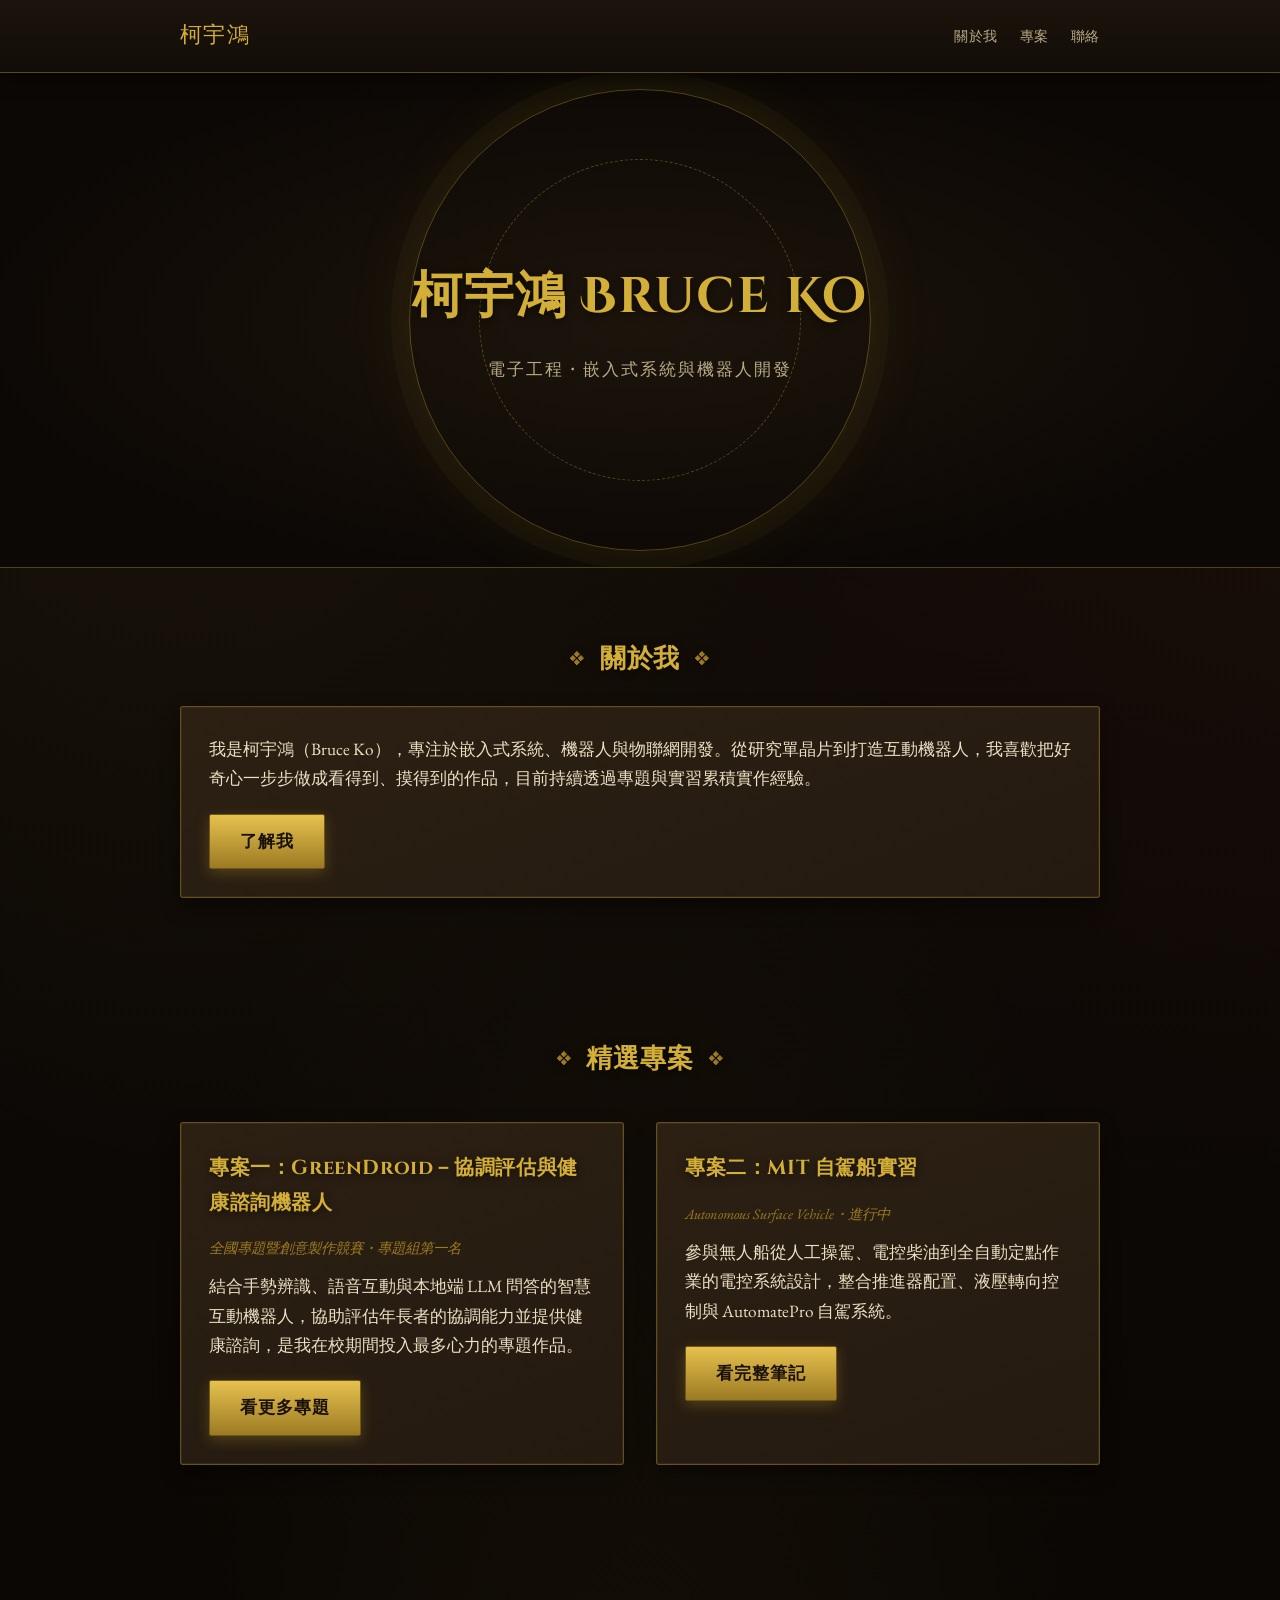
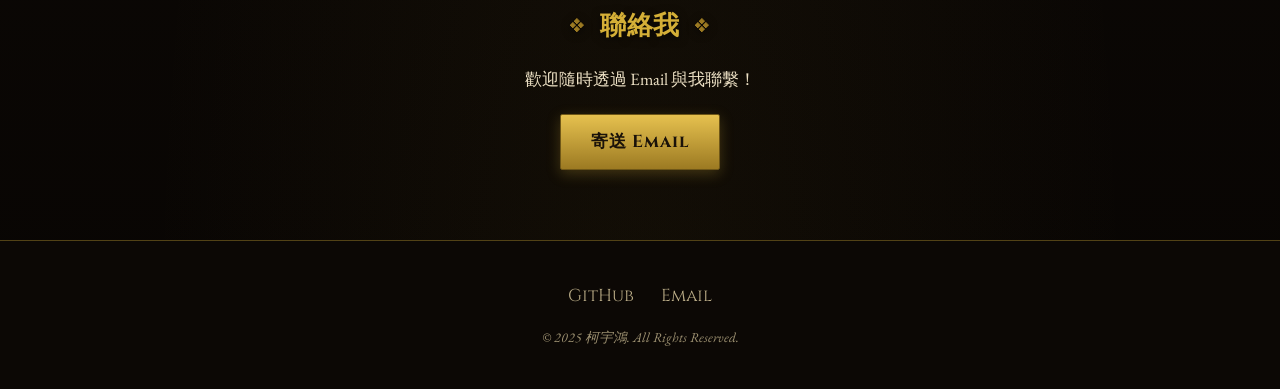
<file: index.html>
<!DOCTYPE html>
<html lang="zh-TW">
<head>
    <meta charset="UTF-8">
    <meta name="viewport" content="width=device-width, initial-scale=1.0">
    <title>柯宇鴻 Bruce Ko</title>

    <!-- 引入 Google Fonts -->
    <link rel="preconnect" href="https://fonts.googleapis.com">
    <link rel="preconnect" href="https://fonts.gstatic.com" crossorigin>
    <link href="https://fonts.googleapis.com/css2?family=Cinzel+Decorative:wght@700&family=Cinzel:wght@500;700&family=EB+Garamond:ital,wght@0,400;0,600;1,400&display=swap" rel="stylesheet">

    <!-- 連結外部 CSS 樣式表 -->
    <link rel="stylesheet" href="style.css">
</head>
<body>

    <!-- 落葉效果 -->
    <div class="leaves" aria-hidden="true">
        <span class="leaf"></span><span class="leaf"></span><span class="leaf"></span><span class="leaf"></span>
        <span class="leaf"></span><span class="leaf"></span><span class="leaf"></span><span class="leaf"></span>
        <span class="leaf"></span><span class="leaf"></span><span class="leaf"></span><span class="leaf"></span>
        <span class="leaf"></span><span class="leaf"></span>
    </div>

    <!-- 導覽列 -->
    <nav class="navbar">
        <div class="container">
            <a href="#" class="logo">柯宇鴻</a>
            <ul class="nav-links">
                <li><a href="#about">關於我</a></li>
                <li><a href="#projects">專案</a></li>
                <li><a href="#contact">聯絡</a></li>
            </ul>
        </div>
    </nav>

    <!-- 英雄區塊 -->
    <header id="hero" class="hero-section">
        <div class="container">
            <h1>柯宇鴻 Bruce Ko</h1>
            <p class="subtitle">電子工程・嵌入式系統與機器人開發</p>
        </div>
    </header>

    <main>
        <!-- 關於我 -->
        <section id="about" class="about-section">
            <div class="container">
                <h2>關於我</h2>
                <!-- 將自我介紹文字放入卡片中 -->
                <div class="project-card">
                    <p>
                        我是柯宇鴻（Bruce Ko），專注於嵌入式系統、機器人與物聯網開發。從研究單晶片到打造互動機器人，我喜歡把好奇心一步步做成看得到、摸得到的作品，目前持續透過專題與實習累積實作經驗。
                    </p>
                    <a href="about.html" class="btn">了解我</a>
                </div>
            </div>
        </section>

        <!-- 專案 -->
        <section id="projects" class="projects-section">
            <div class="container">
                <h2>精選專案</h2>
                <div class="project-grid">
                    <div class="project-card">
                        <h3>專案一：GreenDroid－協調評估與健康諮詢機器人</h3>
                        <p class="tag">全國專題暨創意製作競賽・專題組第一名</p>
                        <p>結合手勢辨識、語音互動與本地端 LLM 問答的智慧互動機器人，協助評估年長者的協調能力並提供健康諮詢，是我在校期間投入最多心力的專題作品。</p>
                        <a href="about.html#projects" class="btn">看更多專題</a>
                    </div>
                    <div class="project-card">
                        <h3>專案二：MIT 自駕船實習</h3>
                        <p class="tag">Autonomous Surface Vehicle・進行中</p>
                        <p>參與無人船從人工操駕、電控柴油到全自動定點作業的電控系統設計，整合推進器配置、液壓轉向控制與 AutomatePro 自駕系統。</p>
                        <a href="about.html#uni-projects" class="btn">看完整筆記</a>
                    </div>
                </div>
            </div>
        </section>

        <!-- 聯絡方式 -->
        <section id="contact" class="contact-section">
            <div class="container">
                <h2>聯絡我</h2>
                <p>歡迎隨時透過 Email 與我聯繫！</p>
                <a href="mailto:bruceko2004@gmail.com" class="btn">寄送 Email</a>
            </div>
        </section>
    </main>

    <!-- 頁尾 -->
    <footer class="footer">
        <div class="container">
            <div class="social-links">
                <a href="https://github.com/DD-stella" target="_blank">GitHub</a>
                <a href="mailto:bruceko2004@gmail.com">Email</a>
            </div>
            <p class="copyright">&copy; 2025 柯宇鴻. All Rights Reserved.</p>
        </div>
    </footer>

</body>
</html>
</file>
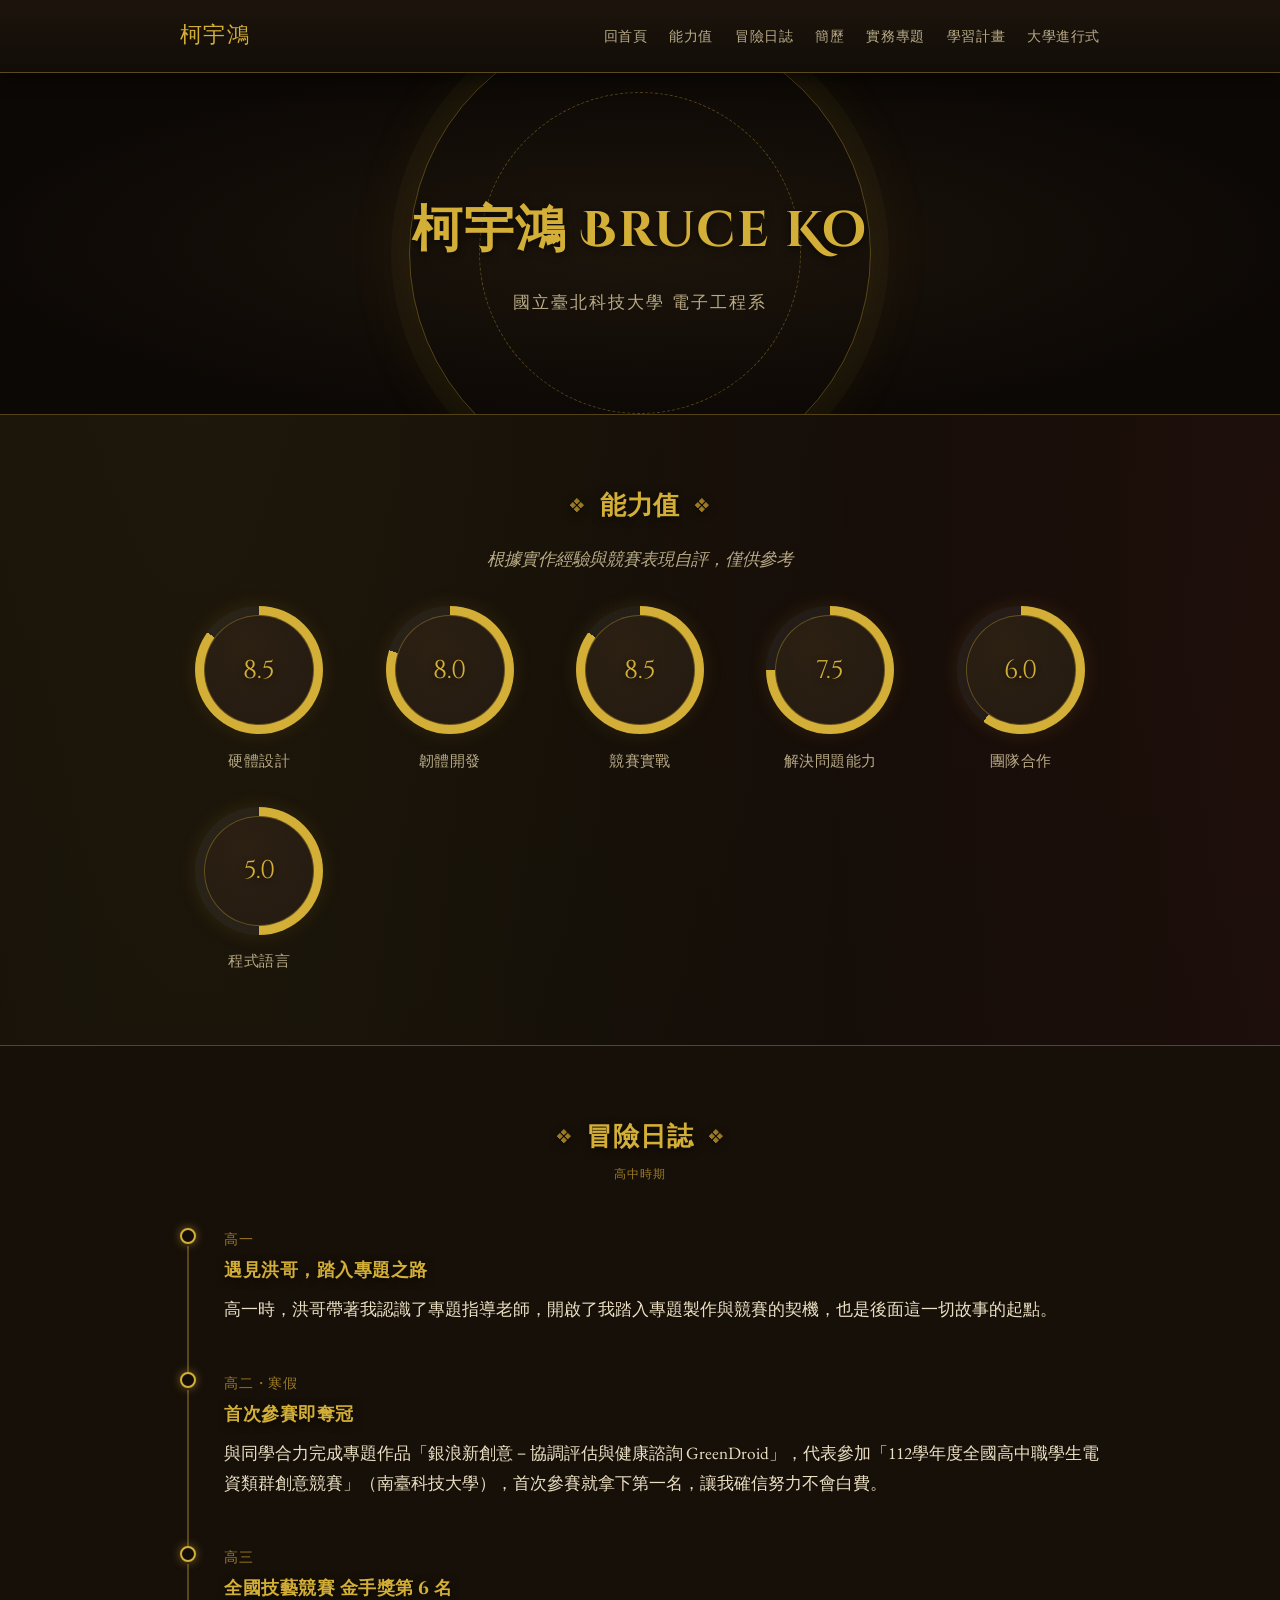
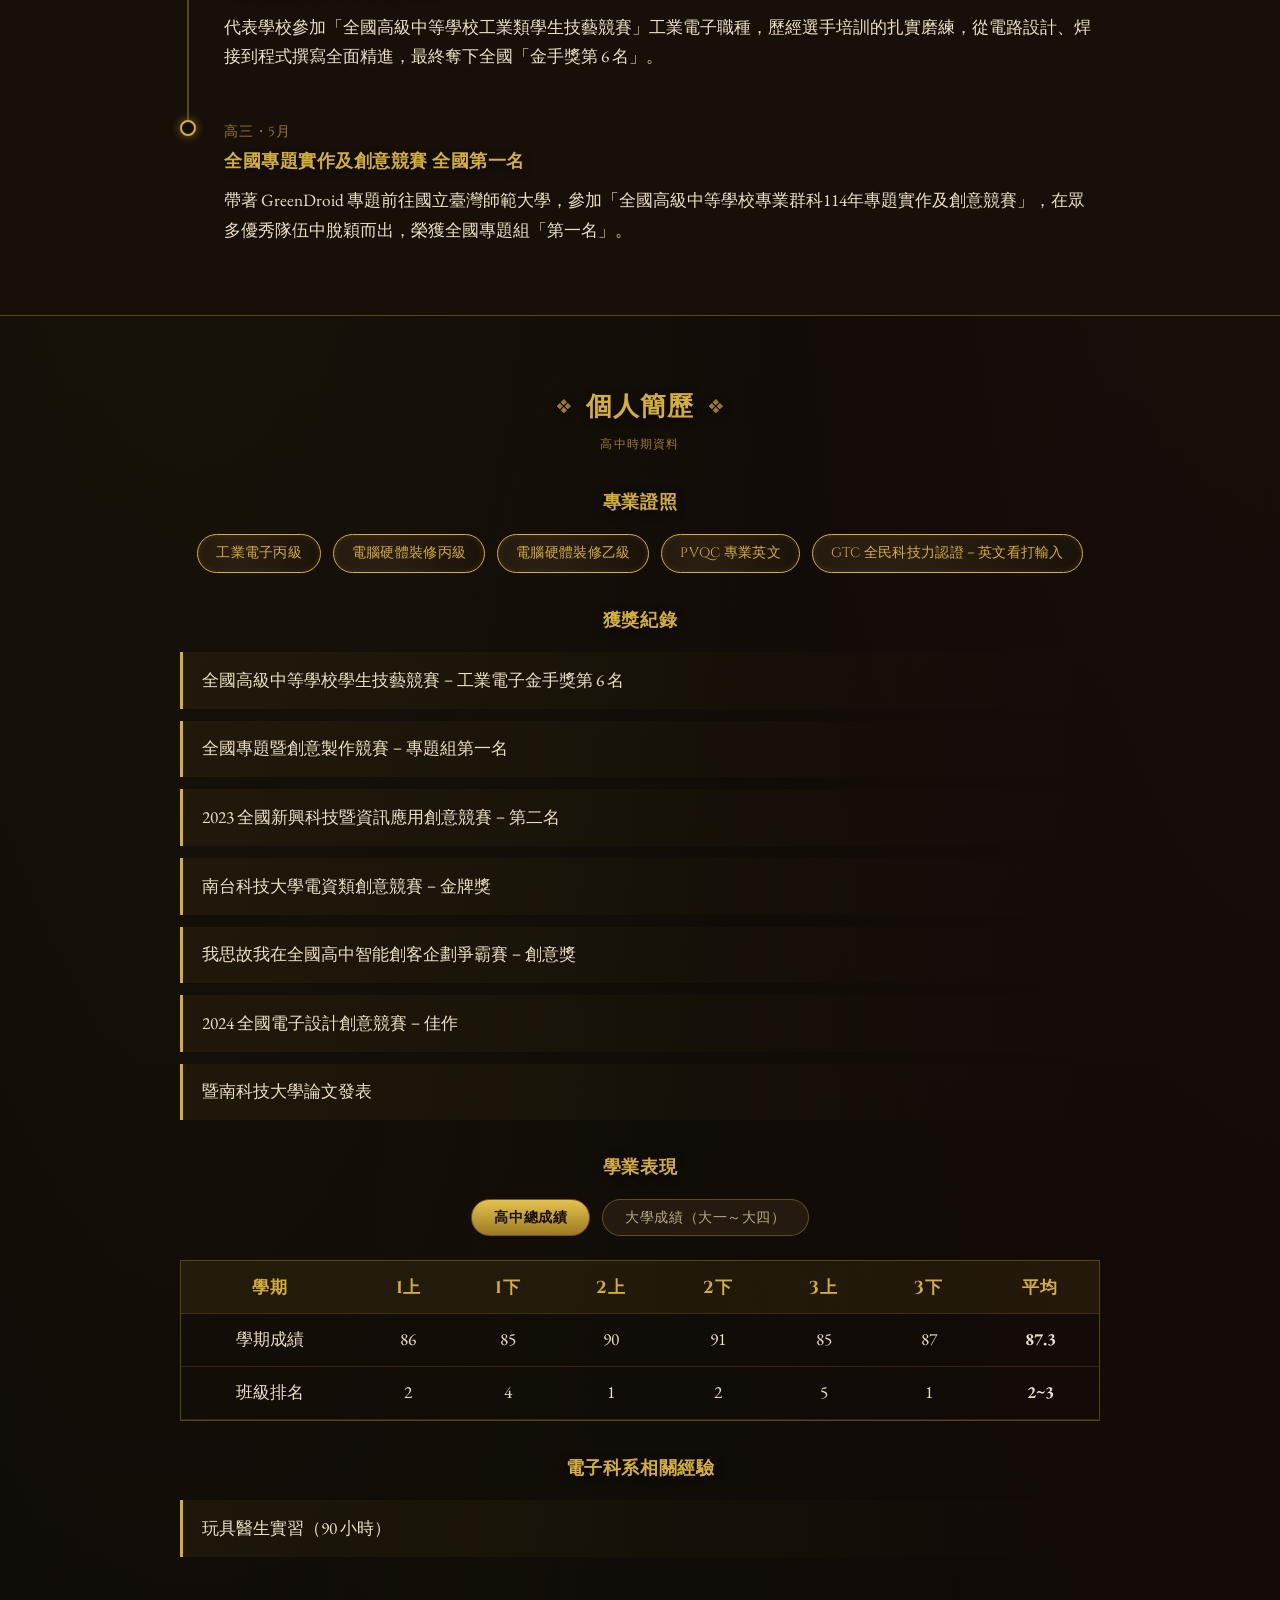
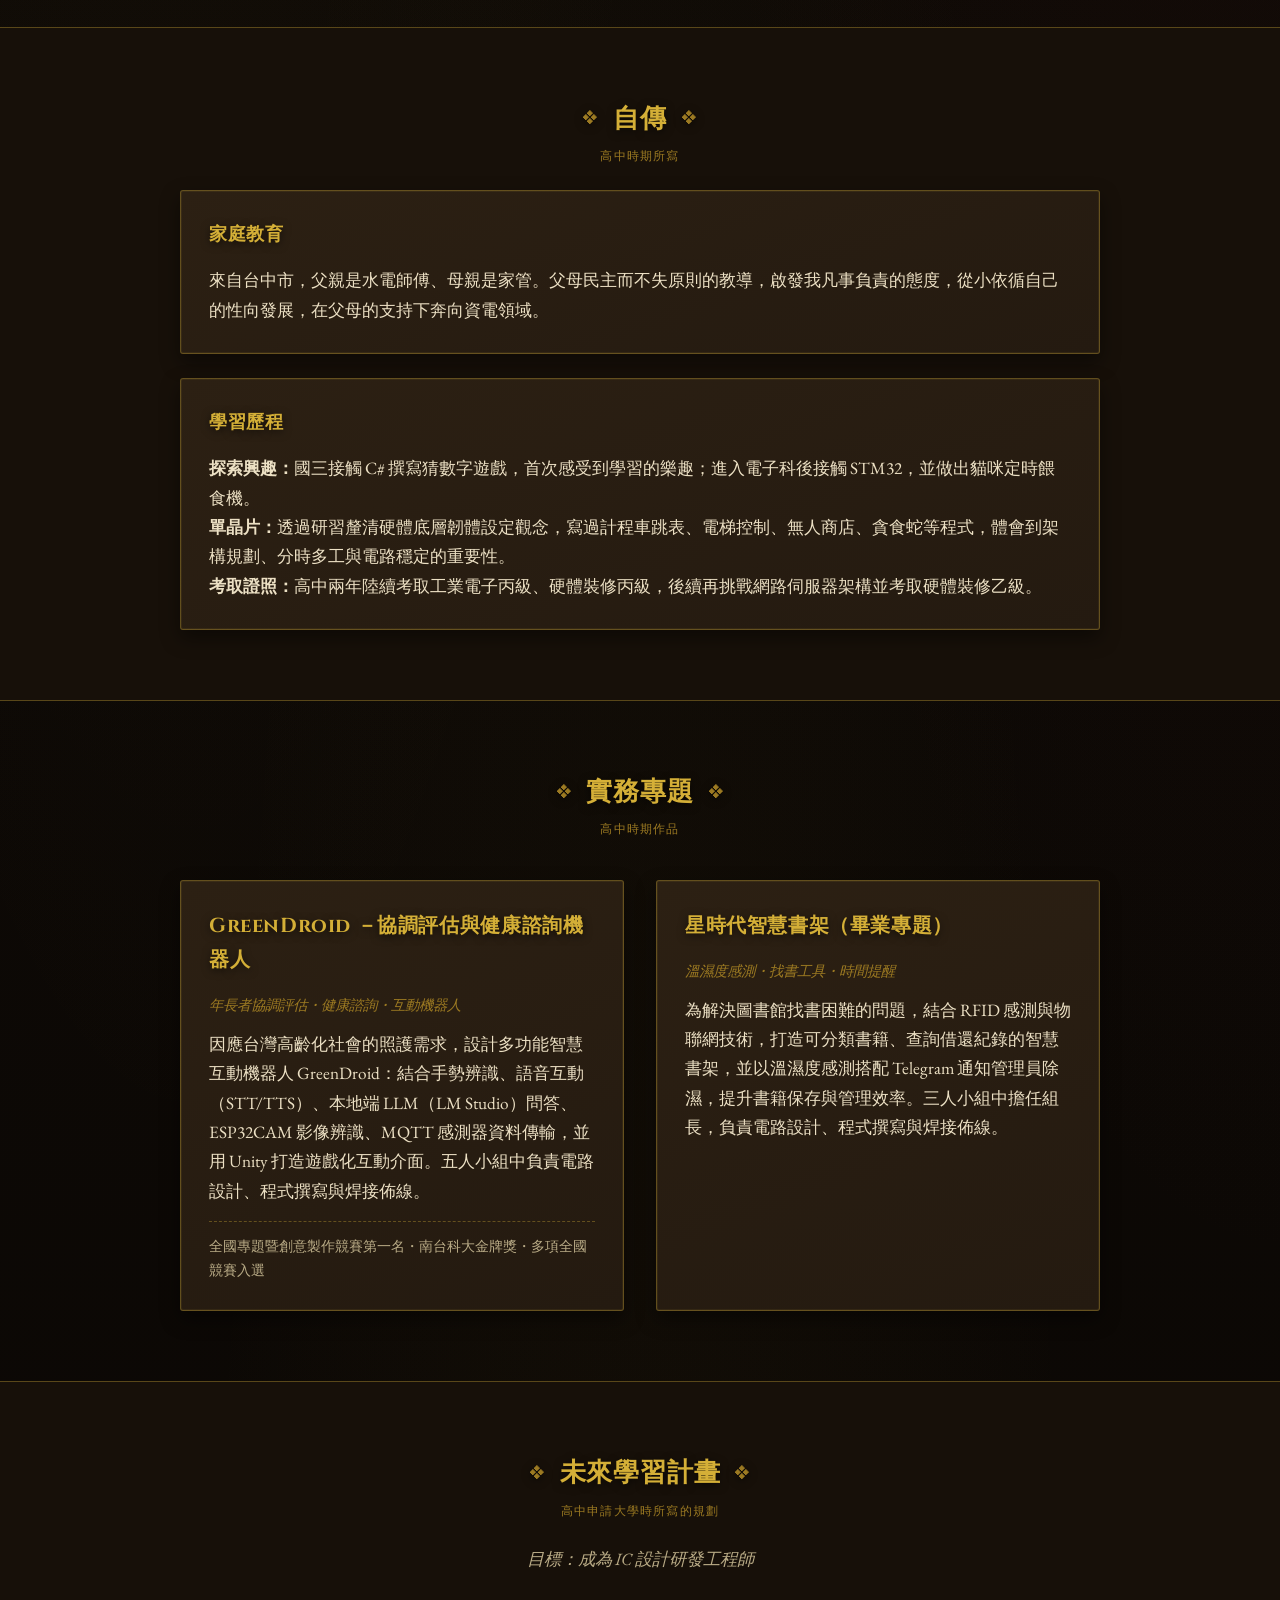
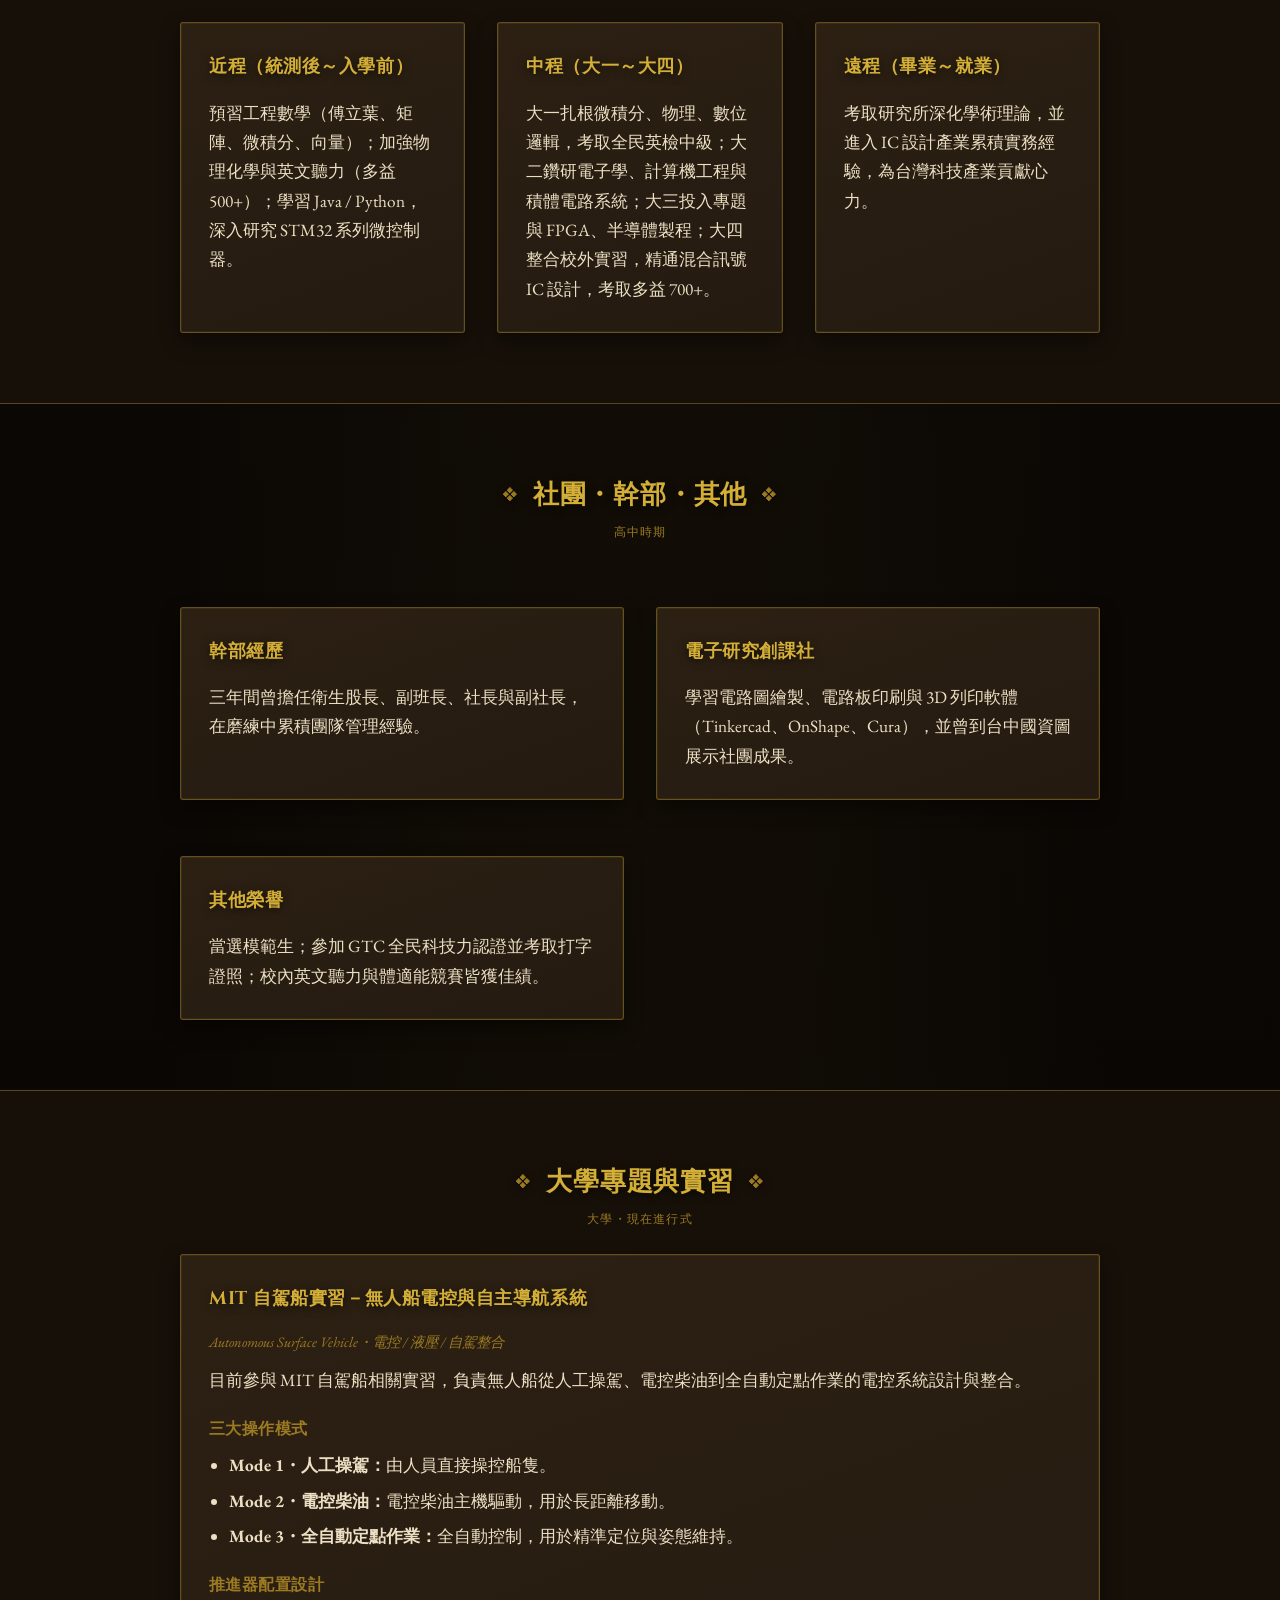
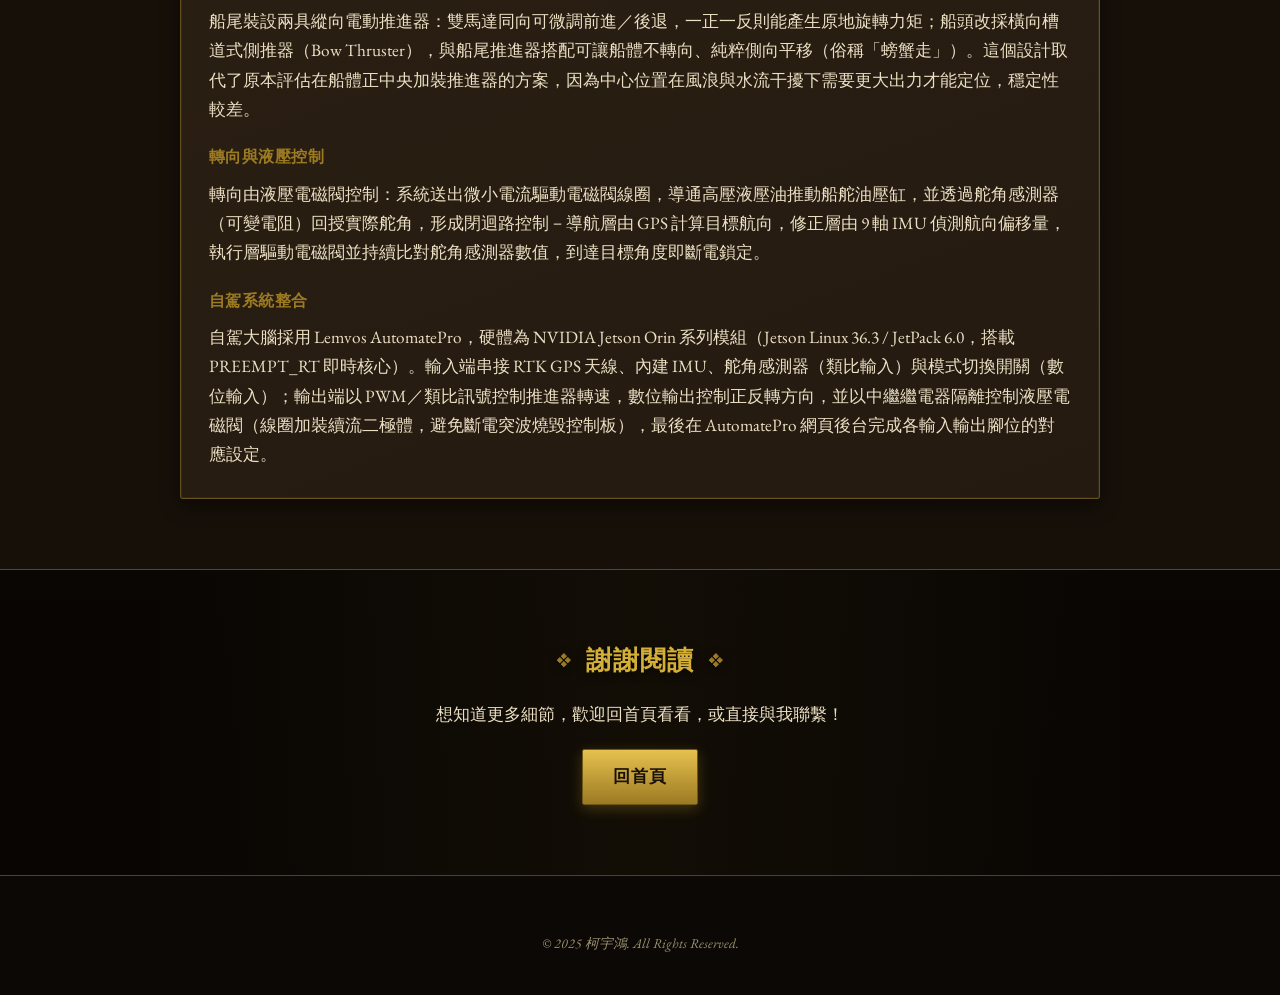
<file: about.html>
<!DOCTYPE html>
<html lang="zh-TW">
<head>
    <meta charset="UTF-8">
    <meta name="viewport" content="width=device-width, initial-scale=1.0">
    <title>了解我 - 柯宇鴻</title>

    <!-- 引入 Google Fonts -->
    <link rel="preconnect" href="https://fonts.googleapis.com">
    <link rel="preconnect" href="https://fonts.gstatic.com" crossorigin>
    <link href="https://fonts.googleapis.com/css2?family=Cinzel+Decorative:wght@700&family=Cinzel:wght@500;700&family=EB+Garamond:ital,wght@0,400;0,600;1,400&display=swap" rel="stylesheet">

    <!-- 連結外部 CSS 樣式表 -->
    <link rel="stylesheet" href="style.css">
</head>
<body>

    <!-- 落葉效果 -->
    <div class="leaves" aria-hidden="true">
        <span class="leaf"></span><span class="leaf"></span><span class="leaf"></span><span class="leaf"></span>
        <span class="leaf"></span><span class="leaf"></span><span class="leaf"></span><span class="leaf"></span>
        <span class="leaf"></span><span class="leaf"></span><span class="leaf"></span><span class="leaf"></span>
        <span class="leaf"></span><span class="leaf"></span>
    </div>

    <!-- 導覽列 -->
    <nav class="navbar">
        <div class="container">
            <a href="index.html" class="logo">柯宇鴻</a>
            <ul class="nav-links">
                <li><a href="index.html">回首頁</a></li>
                <li><a href="#stats">能力值</a></li>
                <li><a href="#story">冒險日誌</a></li>
                <li><a href="#profile">簡歷</a></li>
                <li><a href="#projects">實務專題</a></li>
                <li><a href="#plan">學習計畫</a></li>
                <li><a href="#uni-projects">大學進行式</a></li>
            </ul>
        </div>
    </nav>

    <!-- 英雄區塊 -->
    <header id="hero" class="page-hero">
        <div class="container">
            <h1>柯宇鴻 Bruce Ko</h1>
            <p class="subtitle">國立臺北科技大學 電子工程系</p>
        </div>
    </header>

    <main>
        <!-- 能力值 -->
        <section id="stats" class="about-section">
            <div class="container">
                <h2 class="section-title">能力值</h2>
                <p class="center-text">根據實作經驗與競賽表現自評，僅供參考</p>
                <div class="stat-grid">
                    <div class="stat-item">
                        <div class="stat-circle" style="--pct: 85;"><span class="stat-value">8.5</span></div>
                        <div class="stat-name">硬體設計</div>
                    </div>
                    <div class="stat-item">
                        <div class="stat-circle" style="--pct: 80;"><span class="stat-value">8.0</span></div>
                        <div class="stat-name">韌體開發</div>
                    </div>
                    <div class="stat-item">
                        <div class="stat-circle" style="--pct: 85;"><span class="stat-value">8.5</span></div>
                        <div class="stat-name">競賽實戰</div>
                    </div>
                    <div class="stat-item">
                        <div class="stat-circle" style="--pct: 75;"><span class="stat-value">7.5</span></div>
                        <div class="stat-name">解決問題能力</div>
                    </div>
                    <div class="stat-item">
                        <div class="stat-circle" style="--pct: 60;"><span class="stat-value">6.0</span></div>
                        <div class="stat-name">團隊合作</div>
                    </div>
                    <div class="stat-item">
                        <div class="stat-circle" style="--pct: 50;"><span class="stat-value">5.0</span></div>
                        <div class="stat-name">程式語言</div>
                    </div>
                </div>
            </div>
        </section>

        <!-- 冒險日誌 -->
        <section id="story" class="about-section alt-bg">
            <div class="container">
                <h2 class="section-title">冒險日誌</h2>
                <p class="era-note">高中時期</p>
                <div class="timeline">
                    <div class="timeline-item">
                        <div class="timeline-dot"></div>
                        <div class="timeline-date">高一</div>
                        <h3>遇見洪哥，踏入專題之路</h3>
                        <p>高一時，洪哥帶著我認識了專題指導老師，開啟了我踏入專題製作與競賽的契機，也是後面這一切故事的起點。</p>
                    </div>
                    <div class="timeline-item">
                        <div class="timeline-dot"></div>
                        <div class="timeline-date">高二・寒假</div>
                        <h3>首次參賽即奪冠</h3>
                        <p>與同學合力完成專題作品「銀浪新創意－協調評估與健康諮詢 GreenDroid」，代表參加「112學年度全國高中職學生電資類群創意競賽」（南臺科技大學），首次參賽就拿下第一名，讓我確信努力不會白費。</p>
                    </div>
                    <div class="timeline-item">
                        <div class="timeline-dot"></div>
                        <div class="timeline-date">高三</div>
                        <h3>全國技藝競賽 金手獎第 6 名</h3>
                        <p>代表學校參加「全國高級中等學校工業類學生技藝競賽」工業電子職種，歷經選手培訓的扎實磨練，從電路設計、焊接到程式撰寫全面精進，最終奪下全國「金手獎第 6 名」。</p>
                    </div>
                    <div class="timeline-item">
                        <div class="timeline-dot"></div>
                        <div class="timeline-date">高三・5月</div>
                        <h3>全國專題實作及創意競賽 全國第一名</h3>
                        <p>帶著 GreenDroid 專題前往國立臺灣師範大學，參加「全國高級中等學校專業群科114年專題實作及創意競賽」，在眾多優秀隊伍中脫穎而出，榮獲全國專題組「第一名」。</p>
                    </div>
                </div>
            </div>
        </section>

        <!-- 個人簡歷 -->
        <section id="profile" class="about-section">
            <div class="container">
                <h2 class="section-title">個人簡歷</h2>
                <p class="era-note">高中時期資料</p>

                <h3>專業證照</h3>
                <ul class="badge-list">
                    <li class="badge">工業電子丙級</li>
                    <li class="badge">電腦硬體裝修丙級</li>
                    <li class="badge">電腦硬體裝修乙級</li>
                    <li class="badge">PVQC 專業英文</li>
                    <li class="badge">GTC 全民科技力認證－英文看打輸入</li>
                </ul>

                <h3>獲獎紀錄</h3>
                <ul class="award-list">
                    <li>全國高級中等學校學生技藝競賽－工業電子金手獎第 6 名</li>
                    <li>全國專題暨創意製作競賽－專題組第一名</li>
                    <li>2023 全國新興科技暨資訊應用創意競賽－第二名</li>
                    <li>南台科技大學電資類創意競賽－金牌獎</li>
                    <li>我思故我在全國高中智能創客企劃爭霸賽－創意獎</li>
                    <li>2024 全國電子設計創意競賽－佳作</li>
                    <li>暨南科技大學論文發表</li>
                </ul>

                <h3>學業表現</h3>
                <div class="tab-buttons">
                    <button type="button" class="tab-btn active" data-tab="hs-grades">高中總成績</button>
                    <button type="button" class="tab-btn" data-tab="uni-grades">大學成績（大一～大四）</button>
                </div>

                <div class="tab-panel active" id="hs-grades">
                    <div class="table-wrap">
                        <table class="info-table">
                            <thead>
                                <tr><th>學期</th><th>1上</th><th>1下</th><th>2上</th><th>2下</th><th>3上</th><th>3下</th><th>平均</th></tr>
                            </thead>
                            <tbody>
                                <tr><td>學期成績</td><td>86</td><td>85</td><td>90</td><td>91</td><td>85</td><td>87</td><td><strong>87.3</strong></td></tr>
                                <tr><td>班級排名</td><td>2</td><td>4</td><td>1</td><td>2</td><td>5</td><td>1</td><td><strong>2~3</strong></td></tr>
                            </tbody>
                        </table>
                    </div>
                </div>

                <div class="tab-panel" id="uni-grades">
                    <p class="center-text">國立臺北科技大學 電子工程系（電子一甲）</p>
                    <div class="uni-grade-grid">
                        <div class="project-card">
                            <h3>大一上（114學年度第1學期）</h3>
                            <div class="table-wrap">
                                <table class="info-table">
                                    <thead>
                                        <tr><th>課程</th><th>學分</th><th>成績</th></tr>
                                    </thead>
                                    <tbody>
                                        <tr><td>全民國防教育</td><td>0.0</td><td>87</td></tr>
                                        <tr><td>大學入門與工程倫理</td><td>1.0</td><td>94</td></tr>
                                        <tr><td>國文</td><td>2.0</td><td>87</td></tr>
                                        <tr><td>微積分</td><td>3.0</td><td>93</td></tr>
                                        <tr><td>物理</td><td>3.0</td><td>73</td></tr>
                                        <tr><td>物理實驗</td><td>1.0</td><td>91</td></tr>
                                        <tr><td>數位邏輯設計</td><td>3.0#</td><td>92</td></tr>
                                        <tr><td>高階語言程式實習</td><td>1.0</td><td>86</td></tr>
                                        <tr><td>計算機概論</td><td>3.0</td><td>93</td></tr>
                                        <tr><td>服務學習</td><td>0.5</td><td>86</td></tr>
                                        <tr><td>專業英文－電資(一)</td><td>2.0</td><td>77</td></tr>
                                        <tr><td>體育</td><td>0.0</td><td>92</td></tr>
                                        <tr><td>哲學入門</td><td>2.0</td><td>86</td></tr>
                                    </tbody>
                                    <tfoot>
                                        <tr><td>學期平均</td><td>－</td><td><strong>87.5</strong></td></tr>
                                    </tfoot>
                                </table>
                            </div>
                        </div>
                        <div class="project-card">
                            <h3>大一下（114學年度第2學期）</h3>
                            <div class="table-wrap">
                                <table class="info-table">
                                    <thead>
                                        <tr><th>課程</th><th>學分</th><th>成績</th></tr>
                                    </thead>
                                    <tbody>
                                        <tr><td>國語文實務應用</td><td>2.0</td><td>87</td></tr>
                                        <tr><td>微積分</td><td>3.0</td><td>94</td></tr>
                                        <tr><td>物理</td><td>3.0</td><td>82</td></tr>
                                        <tr><td>物理實驗</td><td>1.0</td><td>91</td></tr>
                                        <tr><td>數位邏輯設計實習</td><td>1.0</td><td>99</td></tr>
                                        <tr><td>線性代數</td><td>3.0</td><td>82</td></tr>
                                        <tr><td>勞作教育</td><td>0.5</td><td>94</td></tr>
                                        <tr><td>專業英文－電資(二)</td><td>2.0</td><td>92</td></tr>
                                        <tr><td>物件導向程式設計</td><td>3.0</td><td>98</td></tr>
                                        <tr><td>體育</td><td>0.0</td><td>94</td></tr>
                                        <tr><td>創新與創業</td><td>2.0</td><td>95</td></tr>
                                        <tr><td>創業概論</td><td>2.0</td><td>90</td></tr>
                                    </tbody>
                                    <tfoot>
                                        <tr><td>學期平均</td><td>－</td><td><strong>91.5</strong></td></tr>
                                    </tfoot>
                                </table>
                            </div>
                        </div>
                    </div>
                    <p class="center-text">大二～大四成績待補上。</p>
                </div>

                <h3>電子科系相關經驗</h3>
                <ul class="award-list">
                    <li>玩具醫生實習（90 小時）</li>
                </ul>
            </div>
        </section>

        <!-- 自傳 -->
        <section class="about-section alt-bg">
            <div class="container">
                <h2 class="section-title">自傳</h2>
                <p class="era-note">高中時期所寫</p>
                <div class="project-card">
                    <h3>家庭教育</h3>
                    <p>來自台中市，父親是水電師傅、母親是家管。父母民主而不失原則的教導，啟發我凡事負責的態度，從小依循自己的性向發展，在父母的支持下奔向資電領域。</p>
                </div>
                <div class="project-card">
                    <h3>學習歷程</h3>
                    <p><strong>探索興趣：</strong>國三接觸 C# 撰寫猜數字遊戲，首次感受到學習的樂趣；進入電子科後接觸 STM32，並做出貓咪定時餵食機。</p>
                    <p><strong>單晶片：</strong>透過研習釐清硬體底層韌體設定觀念，寫過計程車跳表、電梯控制、無人商店、貪食蛇等程式，體會到架構規劃、分時多工與電路穩定的重要性。</p>
                    <p><strong>考取證照：</strong>高中兩年陸續考取工業電子丙級、硬體裝修丙級，後續再挑戰網路伺服器架構並考取硬體裝修乙級。</p>
                </div>
            </div>
        </section>

        <!-- 實務專題 -->
        <section id="projects" class="projects-section">
            <div class="container">
                <h2 class="section-title">實務專題</h2>
                <p class="era-note">高中時期作品</p>
                <div class="project-grid">
                    <div class="project-card">
                        <h3>GreenDroid －協調評估與健康諮詢機器人</h3>
                        <p class="tag">年長者協調評估・健康諮詢・互動機器人</p>
                        <p>因應台灣高齡化社會的照護需求，設計多功能智慧互動機器人 GreenDroid：結合手勢辨識、語音互動（STT/TTS）、本地端 LLM（LM Studio）問答、ESP32CAM 影像辨識、MQTT 感測器資料傳輸，並用 Unity 打造遊戲化互動介面。五人小組中負責電路設計、程式撰寫與焊接佈線。</p>
                        <p class="highlight">全國專題暨創意製作競賽第一名・南台科大金牌獎・多項全國競賽入選</p>
                    </div>
                    <div class="project-card">
                        <h3>星時代智慧書架（畢業專題）</h3>
                        <p class="tag">溫濕度感測・找書工具・時間提醒</p>
                        <p>為解決圖書館找書困難的問題，結合 RFID 感測與物聯網技術，打造可分類書籍、查詢借還紀錄的智慧書架，並以溫濕度感測搭配 Telegram 通知管理員除濕，提升書籍保存與管理效率。三人小組中擔任組長，負責電路設計、程式撰寫與焊接佈線。</p>
                    </div>
                </div>
            </div>
        </section>

        <!-- 未來學習計畫 -->
        <section id="plan" class="about-section alt-bg">
            <div class="container">
                <h2 class="section-title">未來學習計畫</h2>
                <p class="era-note">高中申請大學時所寫的規劃</p>
                <p class="center-text">目標：成為 IC 設計研發工程師</p>
                <div class="plan-grid">
                    <div class="project-card">
                        <h3>近程（統測後～入學前）</h3>
                        <p>預習工程數學（傅立葉、矩陣、微積分、向量）；加強物理化學與英文聽力（多益 500+）；學習 Java / Python，深入研究 STM32 系列微控制器。</p>
                    </div>
                    <div class="project-card">
                        <h3>中程（大一～大四）</h3>
                        <p>大一扎根微積分、物理、數位邏輯，考取全民英檢中級；大二鑽研電子學、計算機工程與積體電路系統；大三投入專題與 FPGA、半導體製程；大四整合校外實習，精通混合訊號 IC 設計，考取多益 700+。</p>
                    </div>
                    <div class="project-card">
                        <h3>遠程（畢業～就業）</h3>
                        <p>考取研究所深化學術理論，並進入 IC 設計產業累積實務經驗，為台灣科技產業貢獻心力。</p>
                    </div>
                </div>
            </div>
        </section>

        <!-- 社團與其他 -->
        <section class="about-section">
            <div class="container">
                <h2 class="section-title">社團・幹部・其他</h2>
                <p class="era-note">高中時期</p>
                <div class="project-grid">
                    <div class="project-card">
                        <h3>幹部經歷</h3>
                        <p>三年間曾擔任衛生股長、副班長、社長與副社長，在磨練中累積團隊管理經驗。</p>
                    </div>
                    <div class="project-card">
                        <h3>電子研究創課社</h3>
                        <p>學習電路圖繪製、電路板印刷與 3D 列印軟體（Tinkercad、OnShape、Cura），並曾到台中國資圖展示社團成果。</p>
                    </div>
                    <div class="project-card">
                        <h3>其他榮譽</h3>
                        <p>當選模範生；參加 GTC 全民科技力認證並考取打字證照；校內英文聽力與體適能競賽皆獲佳績。</p>
                    </div>
                </div>
            </div>
        </section>

        <!-- 大學進行式 -->
        <section id="uni-projects" class="about-section alt-bg">
            <div class="container">
                <h2 class="section-title">大學專題與實習</h2>
                <p class="era-note">大學・現在進行式</p>
                <div class="project-card">
                    <h3>MIT 自駕船實習－無人船電控與自主導航系統</h3>
                    <p class="tag">Autonomous Surface Vehicle・電控 / 液壓 / 自駕整合</p>
                    <p>目前參與 MIT 自駕船相關實習，負責無人船從人工操駕、電控柴油到全自動定點作業的電控系統設計與整合。</p>

                    <h4>三大操作模式</h4>
                    <ul>
                        <li><strong>Mode 1・人工操駕：</strong>由人員直接操控船隻。</li>
                        <li><strong>Mode 2・電控柴油：</strong>電控柴油主機驅動，用於長距離移動。</li>
                        <li><strong>Mode 3・全自動定點作業：</strong>全自動控制，用於精準定位與姿態維持。</li>
                    </ul>

                    <h4>推進器配置設計</h4>
                    <p>船尾裝設兩具縱向電動推進器：雙馬達同向可微調前進／後退，一正一反則能產生原地旋轉力矩；船頭改採橫向槽道式側推器（Bow Thruster），與船尾推進器搭配可讓船體不轉向、純粹側向平移（俗稱「螃蟹走」）。這個設計取代了原本評估在船體正中央加裝推進器的方案，因為中心位置在風浪與水流干擾下需要更大出力才能定位，穩定性較差。</p>

                    <h4>轉向與液壓控制</h4>
                    <p>轉向由液壓電磁閥控制：系統送出微小電流驅動電磁閥線圈，導通高壓液壓油推動船舵油壓缸，並透過舵角感測器（可變電阻）回授實際舵角，形成閉迴路控制－導航層由 GPS 計算目標航向，修正層由 9 軸 IMU 偵測航向偏移量，執行層驅動電磁閥並持續比對舵角感測器數值，到達目標角度即斷電鎖定。</p>

                    <h4>自駕系統整合</h4>
                    <p>自駕大腦採用 Lemvos AutomatePro，硬體為 NVIDIA Jetson Orin 系列模組（Jetson Linux 36.3 / JetPack 6.0，搭載 PREEMPT_RT 即時核心）。輸入端串接 RTK GPS 天線、內建 IMU、舵角感測器（類比輸入）與模式切換開關（數位輸入）；輸出端以 PWM／類比訊號控制推進器轉速，數位輸出控制正反轉方向，並以中繼繼電器隔離控制液壓電磁閥（線圈加裝續流二極體，避免斷電突波燒毀控制板），最後在 AutomatePro 網頁後台完成各輸入輸出腳位的對應設定。</p>
                </div>
            </div>
        </section>

        <!-- CTA -->
        <section class="contact-section">
            <div class="container">
                <h2>謝謝閱讀</h2>
                <p>想知道更多細節，歡迎回首頁看看，或直接與我聯繫！</p>
                <a href="index.html" class="btn">回首頁</a>
            </div>
        </section>
    </main>

    <!-- 頁尾 -->
    <footer class="footer">
        <div class="container">
            <p class="copyright">&copy; 2025 柯宇鴻. All Rights Reserved.</p>
        </div>
    </footer>

    <script>
        document.querySelectorAll('.tab-btn').forEach(function (btn) {
            btn.addEventListener('click', function () {
                document.querySelectorAll('.tab-btn').forEach(function (b) { b.classList.remove('active'); });
                document.querySelectorAll('.tab-panel').forEach(function (p) { p.classList.remove('active'); });
                btn.classList.add('active');
                document.getElementById(btn.dataset.tab).classList.add('active');
            });
        });
    </script>

</body>
</html>
</file>
<file: style.css>
/* --- 全域設定與變數：奇幻古代風 --- */
:root {
    --bg-color: #120d08;
    --bg-color-deep: #080503;
    --card-bg-color: #241a10;
    --card-bg-color-alt: #2c2013;
    --primary-color: #d4af37;
    --primary-color-soft: rgba(212, 175, 55, 0.35);
    --primary-color-dark: #9c7a22;
    --text-color: #ece0c4;
    --text-muted: #b9ab86;
    --font-display: 'Cinzel Decorative', 'Cinzel', serif;
    --font-heading: 'Cinzel', serif;
    --font-body: 'EB Garamond', Georgia, serif;
}

/* --- 通用樣式 --- */
* {
    margin: 0;
    padding: 0;
    box-sizing: border-box;
}

html {
    scroll-behavior: smooth; /* 讓頁內跳轉有平滑過渡效果 */
}

body {
    font-family: var(--font-body);
    font-size: 1.08rem;
    background-color: var(--bg-color);
    background-image:
        radial-gradient(ellipse at 15% -10%, rgba(212, 175, 55, 0.08), transparent 45%),
        radial-gradient(ellipse at 100% 10%, rgba(122, 35, 35, 0.12), transparent 40%),
        radial-gradient(ellipse at 50% 100%, rgba(212, 175, 55, 0.05), transparent 55%),
        linear-gradient(180deg, var(--bg-color), var(--bg-color-deep));
    color: var(--text-color);
    line-height: 1.7;
}

.container {
    max-width: 960px;
    margin: 0 auto;
    padding: 0 20px;
}

h1, h2, h3 {
    font-family: var(--font-heading);
    letter-spacing: 0.03em;
    margin-bottom: 1rem;
    color: var(--primary-color);
    text-shadow: 0 2px 8px rgba(0, 0, 0, 0.6);
}

section {
    padding: 70px 0;
}

/* --- 導覽列 --- */
.navbar {
    background: linear-gradient(180deg, #1c140c, #120d08);
    padding: 1.1rem 0;
    position: sticky;
    top: 0;
    z-index: 10;
    border-bottom: 1px solid var(--primary-color-soft);
    box-shadow: 0 4px 16px rgba(0, 0, 0, 0.6);
}

.navbar .container {
    display: flex;
    justify-content: space-between;
    align-items: center;
}

.navbar .logo {
    font-family: var(--font-display);
    color: var(--primary-color);
    text-decoration: none;
    font-size: 1.35rem;
    letter-spacing: 0.06em;
}

.nav-links {
    display: flex;
    list-style: none;
}

.nav-links li {
    margin-left: 22px;
}

.nav-links a {
    font-family: var(--font-heading);
    font-size: 0.9rem;
    letter-spacing: 0.04em;
    color: var(--text-muted);
    text-decoration: none;
    transition: color 0.3s ease;
}

.nav-links a:hover {
    color: var(--primary-color);
}

/* --- 英雄區塊 --- */
.hero-section,
.page-hero {
    min-height: 55vh;
    display: flex;
    justify-content: center;
    align-items: center;
    text-align: center;
    position: relative;
    overflow: hidden;
    background: radial-gradient(ellipse at center, #1d150c 0%, #0c0805 75%);
    border-bottom: 1px solid var(--primary-color-soft);
}

.page-hero {
    min-height: 38vh;
    padding: 90px 0 70px;
}

.hero-section::before,
.page-hero::before {
    content: "";
    position: absolute;
    width: 460px;
    height: 460px;
    border-radius: 50%;
    border: 1px solid var(--primary-color-soft);
    box-shadow: 0 0 0 18px rgba(212, 175, 55, 0.03), 0 0 70px rgba(212, 175, 55, 0.08);
}

.hero-section::after,
.page-hero::after {
    content: "";
    position: absolute;
    width: 320px;
    height: 320px;
    border-radius: 50%;
    border: 1px dashed var(--primary-color-soft);
}

.hero-section .container,
.page-hero .container {
    position: relative;
    z-index: 1;
}

.hero-section h1,
.page-hero h1 {
    font-family: var(--font-display);
    font-size: 3.1rem;
}

.hero-section .subtitle,
.page-hero .subtitle {
    font-family: var(--font-heading);
    font-size: 1.05rem;
    color: var(--text-muted);
    letter-spacing: 0.12em;
}

.hero-section img {
    margin-top: 1.5rem;
    border: 3px solid var(--primary-color);
    box-shadow: 0 0 0 6px rgba(212, 175, 55, 0.15), 0 10px 30px rgba(0, 0, 0, 0.6);
}

/* --- 標題裝飾 --- */
.about-section h2,
.projects-section h2,
.contact-section h2,
.section-title {
    text-align: center;
    position: relative;
}

.about-section h2::before,
.about-section h2::after,
.projects-section h2::before,
.projects-section h2::after,
.contact-section h2::before,
.contact-section h2::after,
.section-title::before,
.section-title::after {
    content: "❖";
    color: var(--primary-color-dark);
    font-size: 1rem;
    margin: 0 14px;
    vertical-align: middle;
}

/* --- 關於我 & 聯絡區塊 --- */
.about-section, .contact-section {
    text-align: center;
}

.about-section.alt-bg {
    background: #171009;
    border-top: 1px solid var(--primary-color-soft);
    border-bottom: 1px solid var(--primary-color-soft);
}

.about-section h3 {
    margin-top: 2rem;
    font-size: 1.15rem;
}

.center-text {
    text-align: center;
    color: var(--text-muted);
    font-style: italic;
    margin-bottom: 1.5rem;
}

/* --- 專案區塊 --- */
.projects-section h2 {
    text-align: center;
}

.project-grid {
    display: grid;
    grid-template-columns: repeat(auto-fit, minmax(300px, 1fr));
    gap: 2rem;
    margin-top: 2.5rem;
}

.project-card {
    background: linear-gradient(160deg, var(--card-bg-color-alt), var(--card-bg-color));
    padding: 1.75rem;
    border: 1px solid var(--primary-color-soft);
    border-radius: 3px;
    box-shadow: inset 0 0 0 1px rgba(212, 175, 55, 0.08), 0 8px 20px rgba(0, 0, 0, 0.45);
    transition: transform 0.3s ease, box-shadow 0.3s ease, border-color 0.3s ease;
    text-align: left;
}

.about-section .project-card {
    margin-top: 1.5rem;
}

.project-card h3 {
    margin-top: 0;
}

.project-card:hover {
    transform: translateY(-4px);
    border-color: var(--primary-color);
    box-shadow: inset 0 0 0 1px rgba(212, 175, 55, 0.15), 0 14px 28px rgba(0, 0, 0, 0.55);
}

.project-card .tag {
    color: var(--primary-color-dark);
    font-style: italic;
    font-size: 0.9rem;
    margin-bottom: 0.75rem;
}

.project-card .highlight {
    margin-top: 0.9rem;
    padding-top: 0.75rem;
    border-top: 1px dashed var(--primary-color-soft);
    font-size: 0.9rem;
    color: var(--text-muted);
}

/* --- 徽章 / 獎項 --- */
.badge-list, .award-list {
    list-style: none;
    display: flex;
    flex-wrap: wrap;
    gap: 0.75rem;
    margin-top: 0.9rem;
    justify-content: center;
}

.badge-list .badge {
    background: radial-gradient(circle at 30% 30%, #2c2013, #1a1209);
    border: 1px solid var(--primary-color);
    color: var(--primary-color);
    font-family: var(--font-heading);
    font-size: 0.85rem;
    letter-spacing: 0.02em;
    padding: 7px 18px;
    border-radius: 999px;
    box-shadow: inset 0 0 6px rgba(212, 175, 55, 0.15);
}

.award-list {
    flex-direction: column;
    align-items: stretch;
}

.award-list li {
    background: linear-gradient(90deg, rgba(212, 175, 55, 0.06), transparent);
    border-left: 3px solid var(--primary-color);
    padding: 0.85rem 1.2rem;
    text-align: left;
}

/* --- 成績表 --- */
.table-wrap {
    overflow-x: auto;
    margin-top: 1rem;
    border: 1px solid var(--primary-color-soft);
}

.info-table {
    width: 100%;
    border-collapse: collapse;
    min-width: 500px;
}

.info-table th, .info-table td {
    padding: 0.7rem 0.9rem;
    text-align: center;
    border-bottom: 1px solid rgba(212, 175, 55, 0.15);
}

.info-table th {
    background: rgba(212, 175, 55, 0.08);
    color: var(--primary-color);
    font-family: var(--font-heading);
    letter-spacing: 0.04em;
}

/* --- 能力值 --- */
.stat-grid {
    display: grid;
    grid-template-columns: repeat(auto-fit, minmax(140px, 1fr));
    gap: 2rem;
    margin-top: 2rem;
    text-align: center;
}

.stat-circle {
    --pct: 0;
    width: 128px;
    height: 128px;
    margin: 0 auto 0.9rem;
    border-radius: 50%;
    background: conic-gradient(var(--primary-color) calc(var(--pct) * 3.6deg), rgba(255, 255, 255, 0.06) 0deg);
    display: flex;
    align-items: center;
    justify-content: center;
    position: relative;
    box-shadow: 0 0 20px rgba(212, 175, 55, 0.12);
}

.stat-circle::before {
    content: "";
    position: absolute;
    inset: 9px;
    border-radius: 50%;
    background: radial-gradient(circle at 35% 30%, var(--card-bg-color-alt), var(--card-bg-color));
    border: 1px solid var(--primary-color-soft);
}

.stat-value {
    position: relative;
    z-index: 1;
    font-family: var(--font-heading);
    font-size: 1.6rem;
    color: var(--primary-color);
    text-shadow: 0 2px 6px rgba(0, 0, 0, 0.6);
}

.stat-name {
    font-family: var(--font-heading);
    letter-spacing: 0.03em;
    font-size: 0.95rem;
    color: var(--text-muted);
}

/* --- 時期標籤 --- */
.era-note {
    text-align: center;
    font-family: var(--font-heading);
    font-size: 0.75rem;
    letter-spacing: 0.1em;
    color: var(--primary-color-dark);
    margin-top: -0.75rem;
    margin-bottom: 1.5rem;
}

/* --- 卡片內子標題與清單 --- */
.project-card h4 {
    margin-top: 1.25rem;
    margin-bottom: 0.5rem;
    font-family: var(--font-heading);
    color: var(--primary-color-dark);
    font-size: 1rem;
    letter-spacing: 0.03em;
}

.project-card ul {
    margin: 0.5rem 0 0.75rem 1.25rem;
}

.project-card li {
    margin-bottom: 0.4rem;
}

/* --- 大學成績 --- */
.uni-grade-grid {
    display: grid;
    grid-template-columns: repeat(auto-fit, minmax(280px, 1fr));
    gap: 2rem;
    margin-top: 1rem;
    text-align: left;
}

.uni-grade-grid .project-card h3 {
    font-size: 1.05rem;
}

.uni-grade-grid .info-table {
    min-width: 0;
}

.uni-grade-grid .info-table th:first-child,
.uni-grade-grid .info-table td:first-child {
    text-align: left;
}

.info-table tfoot td {
    border-top: 2px solid var(--primary-color);
    background: rgba(212, 175, 55, 0.08);
    font-family: var(--font-heading);
}

/* --- 冒險日誌時間軸 --- */
.timeline {
    position: relative;
    margin-top: 2.5rem;
    text-align: left;
}

.timeline-item {
    position: relative;
    padding-left: 2.75rem;
    padding-bottom: 2.75rem;
}

.timeline-item:last-child {
    padding-bottom: 0;
}

.timeline-item::before {
    content: "";
    position: absolute;
    left: 7px;
    top: 22px;
    bottom: -0.75rem;
    width: 2px;
    background: var(--primary-color-soft);
}

.timeline-item:last-child::before {
    display: none;
}

.timeline-dot {
    position: absolute;
    left: 0;
    top: 4px;
    width: 16px;
    height: 16px;
    border-radius: 50%;
    background: var(--bg-color);
    border: 2px solid var(--primary-color);
    box-shadow: 0 0 10px rgba(212, 175, 55, 0.5);
}

.timeline-date {
    display: inline-block;
    font-family: var(--font-heading);
    color: var(--primary-color-dark);
    font-size: 0.85rem;
    letter-spacing: 0.06em;
    margin-bottom: 0.3rem;
}

.timeline-item h3 {
    margin-top: 0;
    margin-bottom: 0.5rem;
    font-size: 1.1rem;
}

/* --- 學習計畫 --- */
.plan-grid {
    display: grid;
    grid-template-columns: repeat(auto-fit, minmax(260px, 1fr));
    gap: 2rem;
    margin-top: 1.5rem;
}

/* --- 按鈕 --- */
.btn {
    display: inline-block;
    background: linear-gradient(180deg, #e6c14f, var(--primary-color-dark));
    color: #1a1209;
    padding: 12px 30px;
    border: 1px solid #6f5717;
    border-radius: 2px;
    text-decoration: none;
    font-family: var(--font-heading);
    letter-spacing: 0.06em;
    font-weight: 700;
    margin-top: 1.25rem;
    box-shadow: 0 4px 14px rgba(212, 175, 55, 0.25);
    transition: box-shadow 0.3s ease, transform 0.3s ease;
}

.btn:hover {
    box-shadow: 0 6px 22px rgba(212, 175, 55, 0.45);
    transform: translateY(-2px);
}

/* --- 頁尾 --- */
.footer {
    background: #0c0805;
    text-align: center;
    padding: 2.5rem 0;
    border-top: 1px solid var(--primary-color-soft);
}

.social-links a {
    color: var(--text-muted);
    font-family: var(--font-heading);
    margin: 0 12px;
    text-decoration: none;
    transition: color 0.3s ease;
}

.social-links a:hover {
    color: var(--primary-color);
}

.copyright {
    margin-top: 1rem;
    font-size: 0.85rem;
    color: var(--text-muted);
    opacity: 0.85;
    font-style: italic;
}

/* --- 落葉效果 --- */
.leaves {
    position: fixed;
    inset: 0;
    overflow: hidden;
    pointer-events: none;
    z-index: 5;
}

.leaf {
    position: absolute;
    top: -8%;
    width: 12px;
    height: 12px;
    border-radius: 0% 100% 0% 100%;
    opacity: 0.7;
    animation-name: leaf-fall, leaf-sway;
    animation-timing-function: linear, ease-in-out;
    animation-iteration-count: infinite, infinite;
    animation-direction: normal, alternate;
}

.leaf:nth-child(odd) {
    background: var(--primary-color);
}

.leaf:nth-child(even) {
    background: #a8642a;
}

@keyframes leaf-fall {
    from { transform: translateY(-10vh) rotate(0deg); }
    to { transform: translateY(110vh) rotate(360deg); }
}

@keyframes leaf-sway {
    from { margin-left: -30px; }
    to { margin-left: 30px; }
}

.leaf:nth-child(1) { left: 2%; width: 10px; height: 10px; animation-duration: 16s, 4s; animation-delay: 0s, 0s; }
.leaf:nth-child(2) { left: 9%; width: 15px; height: 15px; animation-duration: 21s, 5s; animation-delay: -3s, -1s; }
.leaf:nth-child(3) { left: 17%; width: 11px; height: 11px; animation-duration: 13s, 3.5s; animation-delay: -6s, -0.5s; }
.leaf:nth-child(4) { left: 26%; width: 14px; height: 14px; animation-duration: 19s, 4.5s; animation-delay: -2s, -2s; }
.leaf:nth-child(5) { left: 34%; width: 9px; height: 9px; animation-duration: 15s, 3s; animation-delay: -9s, -1.5s; }
.leaf:nth-child(6) { left: 43%; width: 16px; height: 16px; animation-duration: 23s, 5.5s; animation-delay: -4s, -3s; }
.leaf:nth-child(7) { left: 51%; width: 12px; height: 12px; animation-duration: 17s, 4s; animation-delay: -11s, -0.8s; }
.leaf:nth-child(8) { left: 59%; width: 10px; height: 10px; animation-duration: 14s, 3.2s; animation-delay: -1s, -2.5s; }
.leaf:nth-child(9) { left: 67%; width: 15px; height: 15px; animation-duration: 20s, 4.8s; animation-delay: -7s, -1s; }
.leaf:nth-child(10) { left: 75%; width: 11px; height: 11px; animation-duration: 18s, 3.8s; animation-delay: -5s, -2s; }
.leaf:nth-child(11) { left: 83%; width: 13px; height: 13px; animation-duration: 22s, 5s; animation-delay: -10s, -3.5s; }
.leaf:nth-child(12) { left: 91%; width: 9px; height: 9px; animation-duration: 15s, 3.5s; animation-delay: -8s, -0.3s; }
.leaf:nth-child(13) { left: 96%; width: 14px; height: 14px; animation-duration: 24s, 5.2s; animation-delay: -12s, -1.8s; }
.leaf:nth-child(14) { left: 12%; width: 8px; height: 8px; animation-duration: 12s, 2.8s; animation-delay: -4s, -0.6s; }

/* --- 成績分頁 --- */
.tab-buttons {
    display: flex;
    flex-wrap: wrap;
    justify-content: center;
    gap: 0.75rem;
    margin-top: 1rem;
}

.tab-btn {
    font-family: var(--font-heading);
    letter-spacing: 0.04em;
    font-size: 0.9rem;
    background: var(--card-bg-color);
    color: var(--text-muted);
    border: 1px solid var(--primary-color-soft);
    padding: 8px 22px;
    border-radius: 999px;
    cursor: pointer;
    transition: all 0.3s ease;
}

.tab-btn:hover {
    color: var(--primary-color);
    border-color: var(--primary-color);
}

.tab-btn.active {
    background: linear-gradient(180deg, #e6c14f, var(--primary-color-dark));
    color: #1a1209;
    border-color: #6f5717;
    font-weight: 700;
}

.tab-panel {
    display: none;
    margin-top: 1.5rem;
}

.tab-panel.active {
    display: block;
}

/* --- 響應式設計 --- */
@media (max-width: 600px) {
    .navbar .container {
        flex-direction: column;
    }

    .nav-links {
        margin-top: 1rem;
        flex-wrap: wrap;
        justify-content: center;
        row-gap: 0.5rem;
    }

    .nav-links li {
        margin: 0 10px;
        white-space: nowrap;
    }

    .stat-grid {
        gap: 1.5rem;
    }

    .hero-section h1,
    .page-hero h1 {
        font-size: 2.3rem;
    }

    .hero-section::before, .hero-section::after,
    .page-hero::before, .page-hero::after {
        width: 260px;
        height: 260px;
    }
}

@media (prefers-reduced-motion: reduce) {
    .leaf {
        animation: none;
        display: none;
    }
}
</file>
